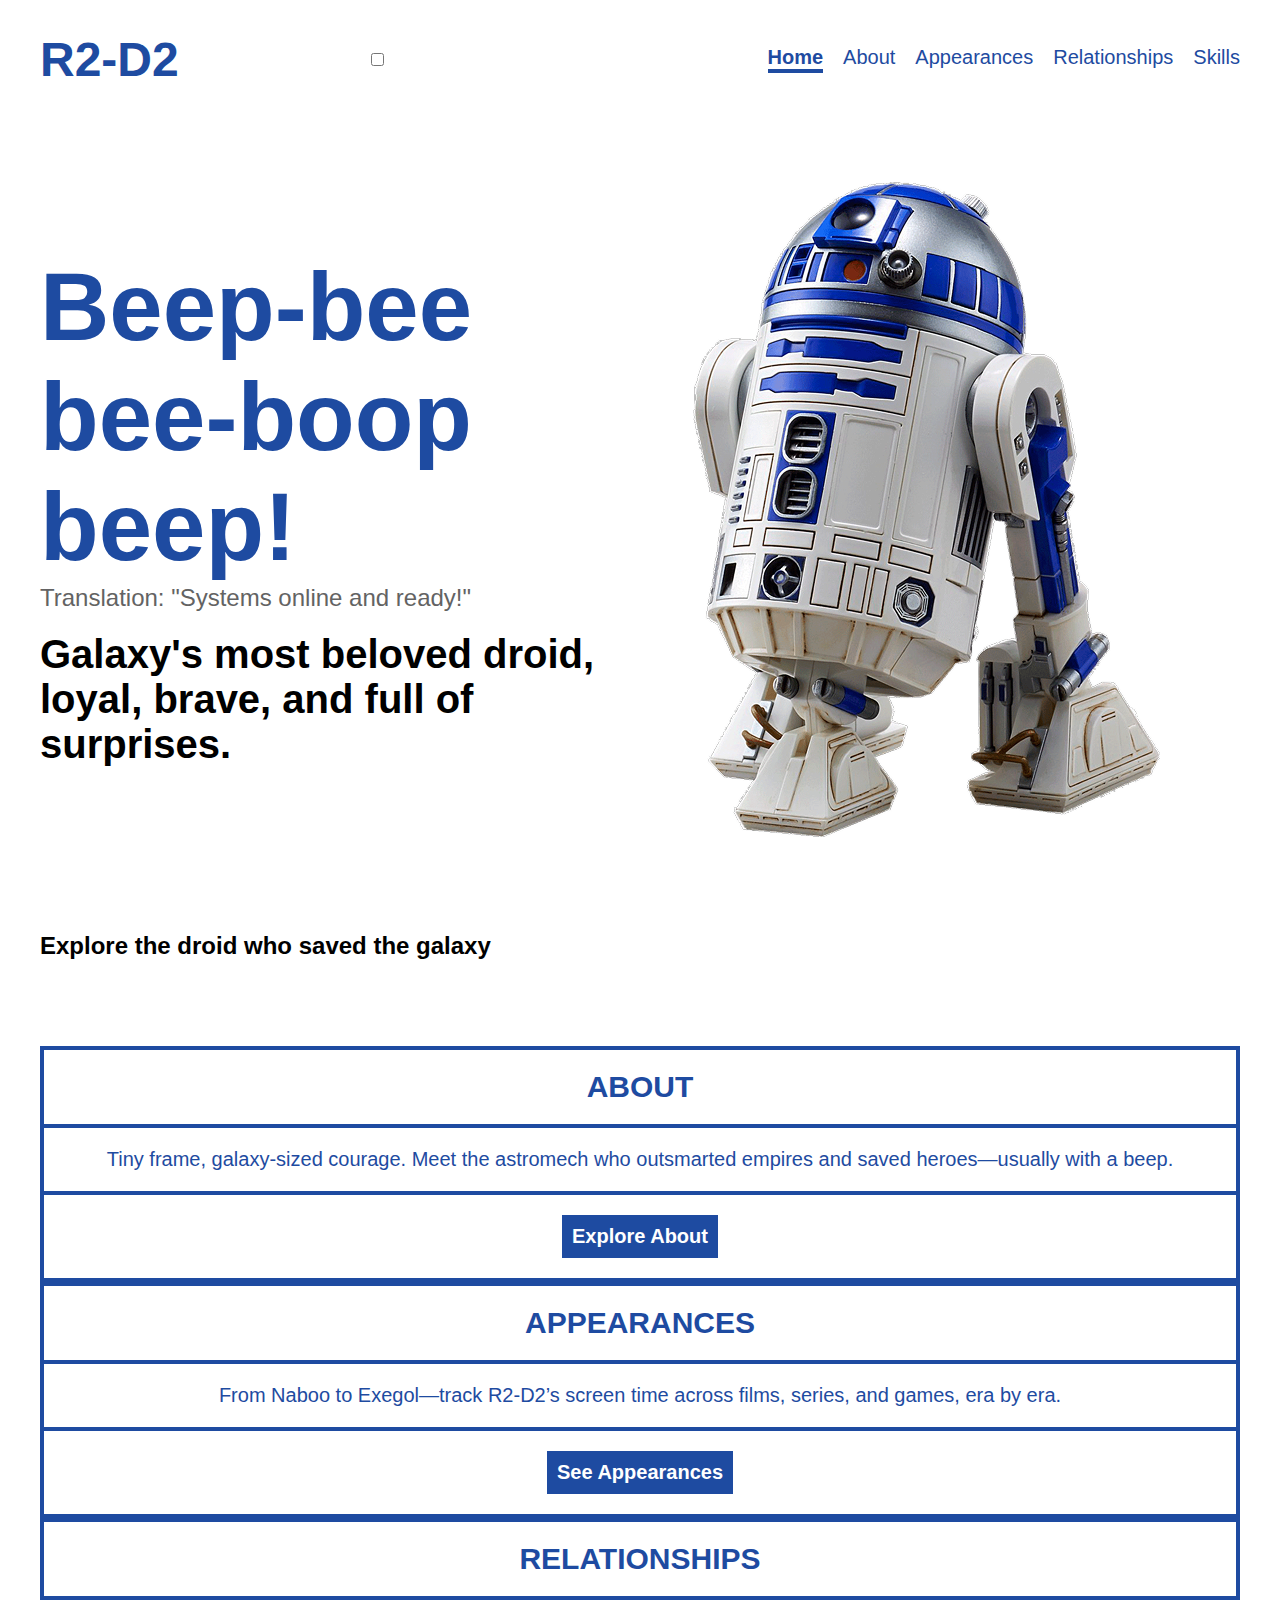
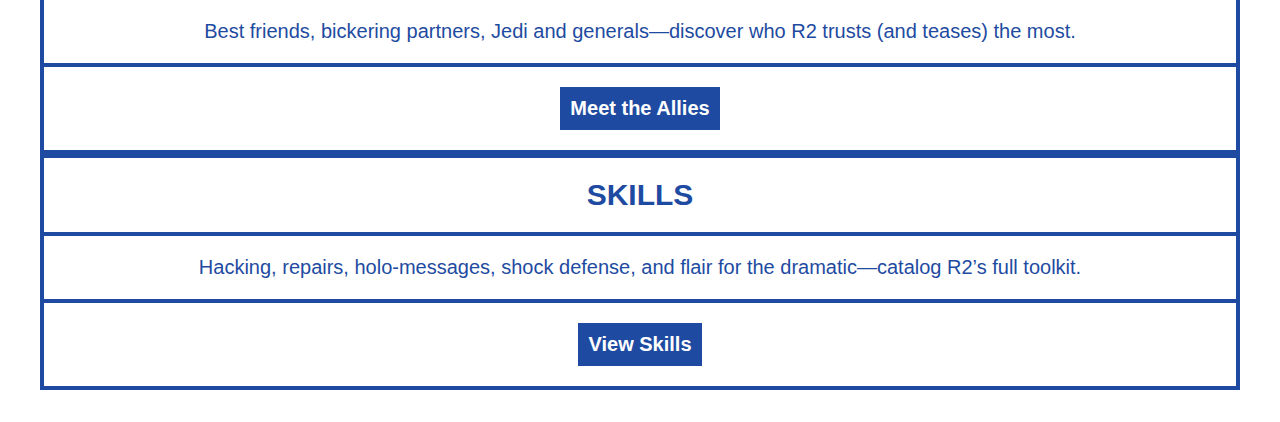
<file: index.html>
<!DOCTYPE html>
<html lang="en">
  <head>
    <meta charset="UTF-8" />
    <meta name="viewport" content="width=device-width, initial-scale=1.0" />
    <title>R2-D2</title>
    <link rel="stylesheet" href="main.css" />
    <link rel="stylesheet" href="index.css" />
  </head>
  <body>
    <main>
      <div class="above-the-fold">
        <nav class="nav">
        <h1 class="nav-title">R2-D2</h1>
        <input type="checkbox" id="nav-toggle" class="nav-toggle" />
      <label for="nav-toggle" class="nav-toggle-label">
        <span></span>
      </label>
        <ul class="nav-links">
          <li class="nav-link selected"><a href="index.html">Home</a></li>
          <li class="nav-link"><a href="./pages/about/about.html">About</a></li>
          <li class="nav-link"><a href="./pages/appearances/appearances.html">Appearances</a></li>
          <li class="nav-link">
            <a href="./pages/relationships/relationships.html">Relationships</a>
          </li>
          <li class="nav-link"><a href="./pages/skills/skills.html">Skills</a></li>
        </ul>
        </nav>
        <section class="hero">
        <div class="hero-text">
          <div class="hero-title-container">
            <h1 class="hero-title">Beep-bee<br />bee-boop<br />beep!</h1>
            <h3 class="hero-subtitle">
              Translation: "Systems online and ready!"
            </h3>
          </div>
          <h2 class="hero-description">
            Galaxy's most beloved droid, loyal, brave, and full of surprises.
          </h2>
        </div>
        <img class="hero-image" src="./assets/images/beep-boop.png" alt="R2-D2" />
        </section>
      </div>
      <section class="pages">
      <h2 class="section-title">
        Explore the droid who saved the galaxy
      </h2>
      <div class="pages-grid">

        <div class="page-card">
          <div class="page-title">
            <h2>ABOUT</h2>
          </div>
          <hr class="page-divider" />
          <div class="page-description">
            <p>
              Tiny frame, galaxy-sized courage. Meet the astromech who
              outsmarted empires and saved heroes—usually with a beep.
            </p>
          </div>
          
          <hr class="page-divider" />
          <div class="page-cta">
            <a class="page-cta-link" href="./pages/about/about.html">Explore About</a>
          </div>
        </div>
        <div class="page-card">
          <div class="page-title">
            <h2>APPEARANCES</h2>
          </div>
          <hr class="page-divider" />
          <div class="page-description">
            <p>
              From Naboo to Exegol—track R2-D2’s screen time across films,
              series, and games, era by era.
            </p>
          </div>
          <hr class="page-divider" />
          <div class="page-cta">
            <a class="page-cta-link" href="./pages/appearances/appearances.html">See Appearances</a>
          </div>
        </div>
        <div class="page-card">
          <div class="page-title">
            <h2>RELATIONSHIPS</h2>
          </div>
          <hr class="page-divider" />
          <div class="page-description">
            <p>
              Best friends, bickering partners, Jedi and generals—discover who
              R2 trusts (and teases) the most.
            </p>
          </div>
          <hr class="page-divider" />
          <div class="page-cta">
            <a class="page-cta-link" href="./pages/relationships/relationships.html" >Meet the Allies</a
            >
          </div>
        </div>
        <div class="page-card">
          <div class="page-title">
            <h2>SKILLS</h2>
          </div>
          <hr class="page-divider" />
          <div class="page-description">
            <p>
              Hacking, repairs, holo-messages, shock defense, and flair for the
              dramatic—catalog R2’s full toolkit.
            </p>
          </div>
          <hr class="page-divider" />
          <div class="page-cta">
            <a class="page-cta-link" href="./pages/skills/skills.html">View Skills</a>
          </div>
        </div>
      </div>
      </section>
    </main>
  </body>
</html>
</file>
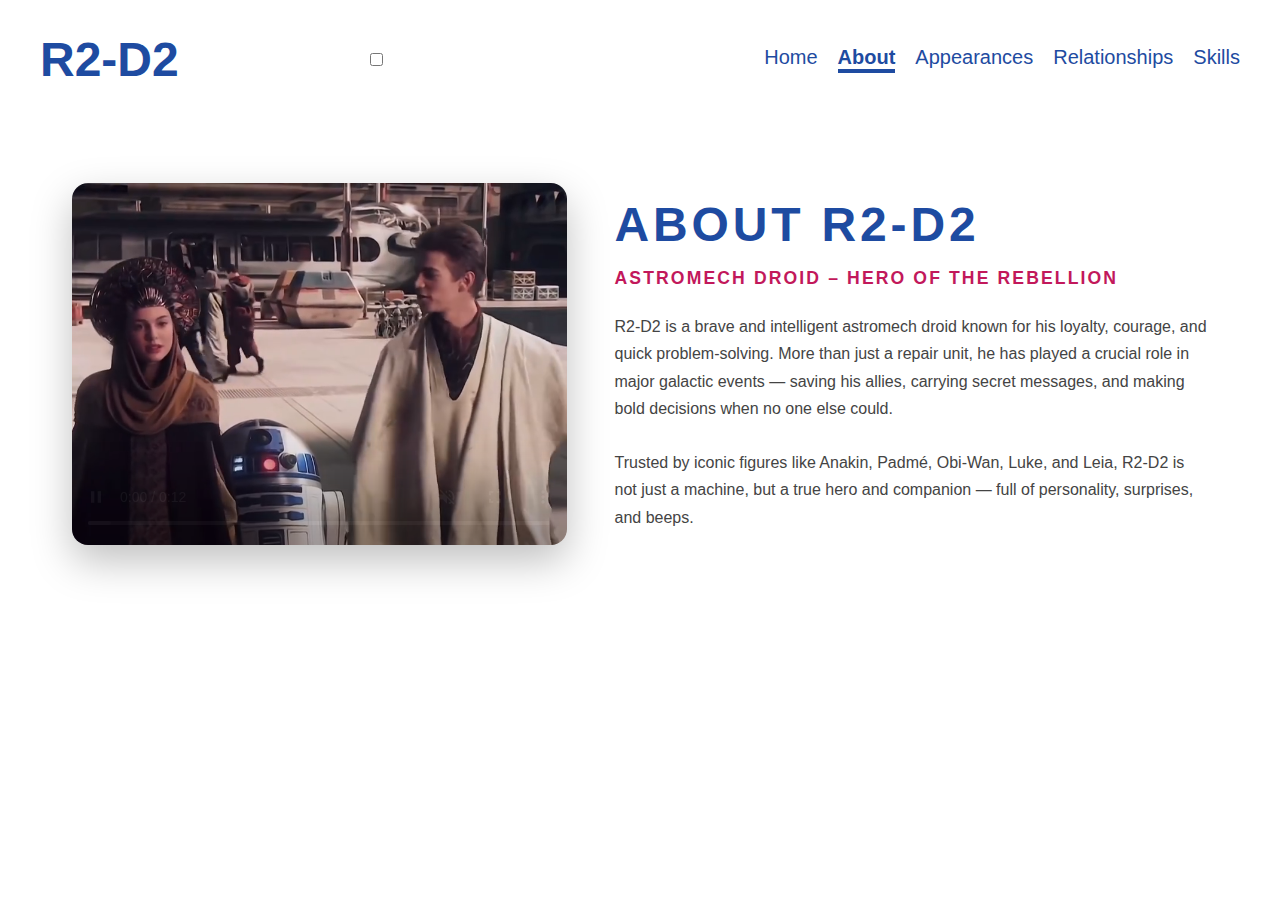
<file: pages/about/about.html>
<!DOCTYPE html>
<html lang="en">
  <head>
    <meta charset="UTF-8" />
    <meta name="viewport" content="width=device-width, initial-scale=1.0" />
    <title>R2-D2 About</title>
    <link rel="stylesheet" href="../../main.css" />
    <link rel="stylesheet" href="about.css" />
  </head>
  <body>
    <nav class="nav">
      <h1 class="nav-title">R2-D2</h1>
      <input type="checkbox" id="nav-toggle" class="nav-toggle" />
      <label for="nav-toggle" class="nav-toggle-label">
        <span></span>
      </label>
      <ul class="nav-links">
        <li class="nav-link"><a href="../../index.html">Home</a></li>
        <li class="nav-link selected">
          <a href="about.html">About</a>
        </li>
        <li class="nav-link">
          <a href="../appearances/appearances.html">Appearances</a>
        </li>
        <li class="nav-link">
          <a href="../relationships/relationships.html">Relationships</a>
        </li>
        <li class="nav-link"><a href="../skills/skills.html">Skills</a></li>
      </ul>
    </nav>

    <section class="about">
      <div class="about-media">
        <video
          class="about-video"
          src="../../assets/video/video-rd2d.mp4"
          type="video/mp4"
          autoplay
          muted
          loop
          controls
        >
          <source src="../../assets/video/video-r2d2.mp4" type="video/mp4" />
        </video>
      </div>

      <div class="about-content">
        <h1 class="about-title">About R2-D2</h1>
        <h2 class="about-subtitle">Astromech Droid – Hero of the Rebellion</h2>
        <p class="about-text">
          R2-D2 is a brave and intelligent astromech droid known for his loyalty, courage, and quick problem-solving.
           More than just a repair unit, he has played a crucial role in major galactic events
           — saving his allies, carrying secret messages, and making bold decisions when no one else could. <br /><br />
            Trusted by iconic figures like Anakin, Padmé, Obi-Wan, Luke, and Leia, R2-D2 is not just a machine, but a 
            true hero and companion — full of personality, surprises, and beeps.

        </p>
      </div>
    </section>
  </body>
</html>
</file>
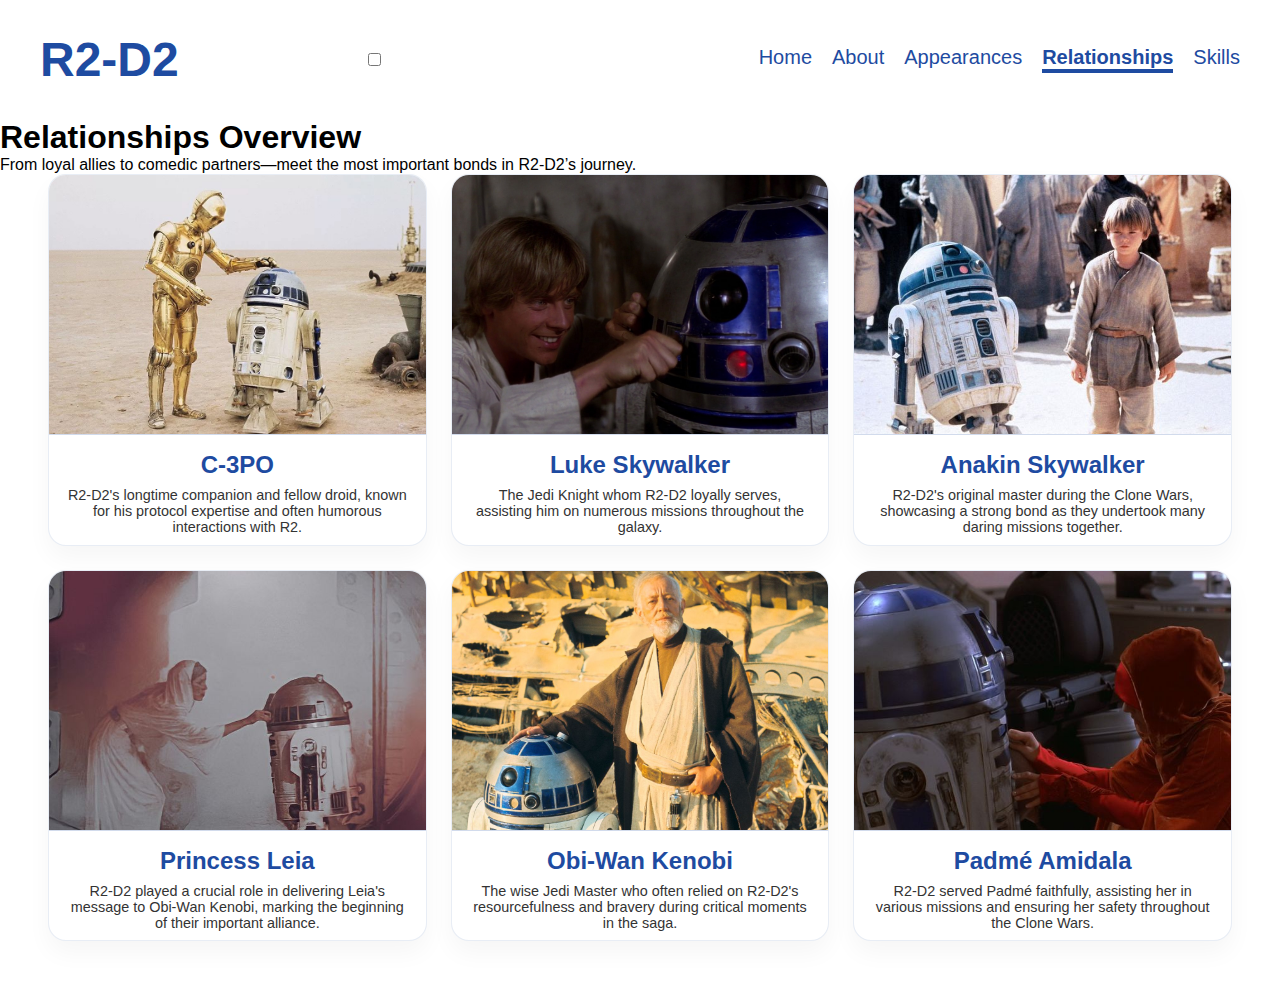
<file: pages/relationships/relationships.html>
<!DOCTYPE html>
<html lang="en">
  <head>
    <meta charset="UTF-8" />
    <meta name="viewport" content="width=device-width, initial-scale=1.0" />
    <title>R2-D2 Relationships</title>
    <link rel="stylesheet" href="../../main.css" />
    <link rel="stylesheet" href="relationships.css" />
  </head>
  <body>
    <nav class="nav">
      <h1 class="nav-title">R2-D2</h1>
      <input type="checkbox" id="nav-toggle" class="nav-toggle" />
      <label for="nav-toggle" class="nav-toggle-label">
        <span></span>
      </label>
      <ul class="nav-links">
        <li class="nav-link"><a href="../../index.html">Home</a></li>
        <li class="nav-link"><a href="../about/about.html">About</a></li>
        <li class="nav-link">
          <a href="../appearances/appearances.html">Appearances</a>
        </li>
        <li class="nav-link selected">
          <a href="relationships.html">Relationships</a>
        </li>
        <li class="nav-link"><a href="../skills/skills.html">Skills</a></li>
      </ul>
    </nav>
    <main>
      <section class="page-header">
        <header>
          <h1 class="page-header-title">Relationships Overview</h1>
          <div class="page-header-divider"></div>
          <p class="page-header-description">
            From loyal allies to comedic partners—meet the most important bonds in
            R2-D2’s journey.
          </p>
        </header>
      </section>

      <section class="relationships-grid">
      <article class="relationship-card">
        <img
          src="../../assets/images/c3po e rd2d2.jpg"
          alt="R2-D2 and C-3PO"
          class="relationship-image"
        />
        <h3 class="relationship-name">C-3PO</h3>
        <p class="relationship-description">
          R2-D2's longtime companion and fellow droid, known for his
          protocol expertise and often humorous interactions with R2.
        </p>
      </article>

      <article class="relationship-card">
        <img
          src="../../assets/images/luke e r2d2.jpg"
          alt="R2-D2 and Luke Skywalker"
          class="relationship-image"
        />
        <h3 class="relationship-name">Luke Skywalker</h3>
        <p class="relationship-description">
          The Jedi Knight whom R2-D2 loyally serves, assisting him on numerous
          missions throughout the galaxy.
        </p>
      </article>

      <article class="relationship-card">
        <img
          src="../../assets/images/anakin e r2d2.jpg"
          alt="R2-D2 and Anakin Skywalker"
          class="relationship-image"
        />
        <h3 class="relationship-name">Anakin Skywalker</h3>
        <p class="relationship-description">
          R2-D2's original master during the Clone Wars, showcasing a strong
          bond as they undertook many daring missions together.
        </p>
      </article>

      <article class="relationship-card">
        <img
          src="../../assets/images/leia e r2d2.jpg"
          alt="R2-D2 and Princess Leia"
          class="relationship-image"
        />
        <h3 class="relationship-name">Princess Leia</h3>
        <p class="relationship-description">
          R2-D2 played a crucial role in delivering Leia's message to Obi-Wan
          Kenobi, marking the beginning of their important alliance.
        </p>
      </article>

      <article class="relationship-card">
        <img
          src="../../assets/images/r2d2 e obiwan.png"
          alt="R2-D2 and Obi-Wan Kenobi"
          class="relationship-image"
        />
        <h3 class="relationship-name">Obi-Wan Kenobi</h3>
        <p class="relationship-description">
          The wise Jedi Master who often relied on R2-D2's resourcefulness and
          bravery during critical moments in the saga.
        </p>
      </article>

      <article class="relationship-card">
        <img
          src="../../assets/images/padme e r2d2.jpg"
          alt="R2-D2 and Padmé Amidala"
          class="relationship-image"
        />
        <h3 class="relationship-name">Padmé Amidala</h3>
        <p class="relationship-description">
          R2-D2 served Padmé faithfully, assisting her in various missions and
          ensuring her safety throughout the Clone Wars.
        </p>
      </article>
      </section>
    </main>
  </body>
</html>
</file>
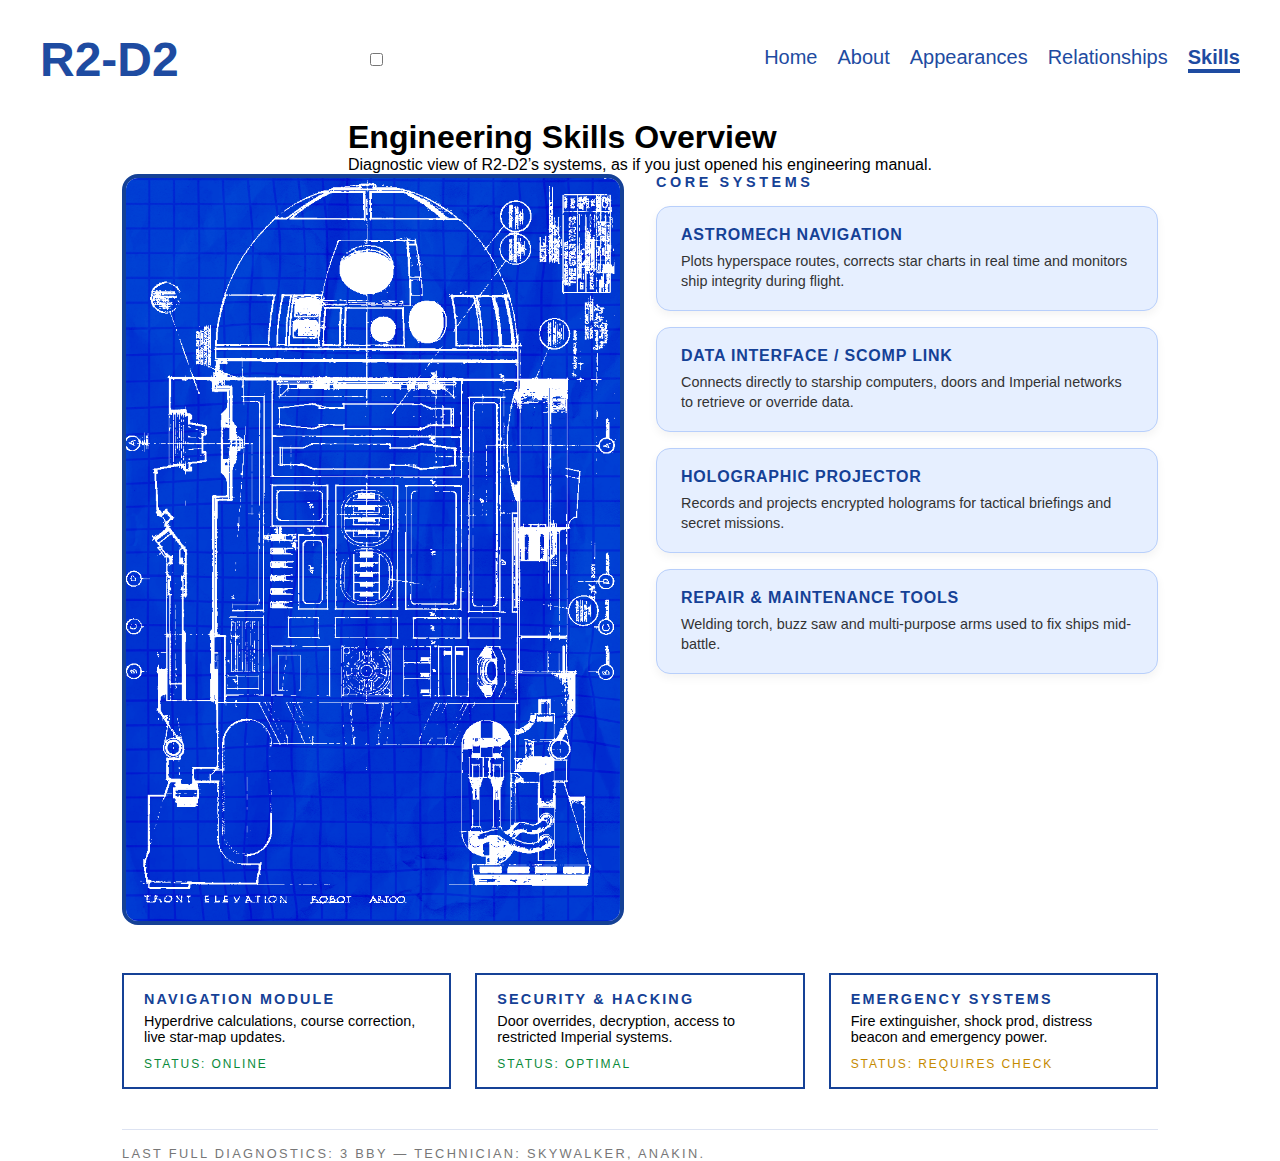
<file: pages/skills/skills.html>
<!DOCTYPE html>
<html lang="en">
  <head>
    <meta charset="UTF-8" />
    <meta name="viewport" content="width=device-width, initial-scale=1.0" />
    <title>R2-D2 Skills</title>
    <link rel="stylesheet" href="../../main.css" />
    <link rel="stylesheet" href="skills.css" />
  </head>
  <body>
    <nav class="nav">
      <h1 class="nav-title">R2-D2</h1>
      <input type="checkbox" id="nav-toggle" class="nav-toggle" />
      <label for="nav-toggle" class="nav-toggle-label">
        <span></span>
      </label>

      <ul class="nav-links">
        <li class="nav-link"><a href="../../index.html">Home</a></li>
        <li class="nav-link"><a href="../about/about.html">About</a></li>
        <li class="nav-link">
          <a href="../appearances/appearances.html">Appearances</a>
        </li>
        <li class="nav-link">
          <a href="../relationships/relationships.html">Relationships</a>
        </li>
        <li class="nav-link selected"><a href="skills.html">Skills</a></li>
      </ul>
    </nav>

    <section class="page-header">
      <header>
        <h1 class="page-header-title">Engineering Skills Overview</h1>
        <div class="page-header-divider"></div>
        <p class="page-header-description">
          Diagnostic view of R2-D2’s systems, as if you just opened his
          engineering manual.
        </p>
      </header>
    </section>

    <section class="skills">
      <div class="skills-layout">
        <div class="skills-blueprint">
          <img
            src="../../assets/images/r2d2 skills.png"
            alt="R2-D2 blueprint drawing"
          />
        </div>

        <div class="skills-list">
          <h2 class="skills-list-title">Core Systems</h2>

          <div class="skills-cards">
            <article class="skill-card">
              <h3>Astromech Navigation</h3>
              <p>
                Plots hyperspace routes, corrects star charts in real time and
                monitors ship integrity during flight.
              </p>
            </article>

            <article class="skill-card">
              <h3>Data Interface / Scomp Link</h3>
              <p>
                Connects directly to starship computers, doors and Imperial
                networks to retrieve or override data.
              </p>
            </article>

            <article class="skill-card">
              <h3>Holographic Projector</h3>
              <p>
                Records and projects encrypted holograms for tactical briefings
                and secret missions.
              </p>
            </article>

            <article class="skill-card">
              <h3>Repair &amp; Maintenance Tools</h3>
              <p>
                Welding torch, buzz saw and multi-purpose arms used to fix ships
                mid-battle.
              </p>
            </article>
          </div>
        </div>
      </div>
      
      <section class="skills-modules">
        <article class="module-card">
          <h3>Navigation Module</h3>
          <p>
            Hyperdrive calculations, course correction, live star-map updates.
          </p>
          <span class="status status-online">STATUS: ONLINE</span>
        </article>

        <article class="module-card">
          <h3>Security &amp; Hacking</h3>
          <p>
            Door overrides, decryption, access to restricted Imperial systems.
          </p>
          <span class="status status-online">STATUS: OPTIMAL</span>
        </article>

        <article class="module-card">
          <h3>Emergency Systems</h3>
          <p>
            Fire extinguisher, shock prod, distress beacon and emergency power.
          </p>
          <span class="status status-check">STATUS: REQUIRES CHECK</span>
        </article>
      </section>

      <section class="skills-log">
        <p>Last full diagnostics: 3 BBY — Technician: Skywalker, Anakin.</p>
      </section>
    </section>
  </body>
</html>
</file>
<file: main.css>
* {
  margin: 0;
  padding: 0;
  border: 0;
  box-sizing: border-box;
}

a {
  text-decoration: none;
  color: inherit;
}

body {
  font-family: Roboto, sans-serif;
  background-color: white;
  display: flex;
  flex-direction: column;
  align-items: center;
}

.nav {
  max-width: 1200px;
  width: 100%;
  display: flex;
  flex-direction: row;
  justify-content: space-between;
  align-items: center;
  padding: 32px 0;
}

.nav-link::after {
  content: "";
  display: block;
  height: 4px;
  background-color: #1e4ba1;
  width: 0;
  transition: width 0.3s ease-in-out;
}

.nav-link.selected::after,
.nav-link:hover::after {
  width: 100%;
}

.nav-title {
  color: #1e4ba1;
  font-size: 48px;
  font-weight: bold;
}

.nav-links {
  gap: 20px;
  display: flex;
  flex-direction: row;
  list-style: none;
}

.nav-link {
  color: #1e4ba1;
  font-size: 20px;
}

.nav-link.selected {
  font-weight: bold;
}

@media (max-width: 768px) {
  .nav {
    flex-direction: column;
    gap: 20px;
  }
}
</file>
<file: index.css>
.above-the-fold {
  height: 100vh;
  display: flex;
  flex-direction: column;
}

.hero {
  flex: 1;
  display: flex;
  justify-content: center;
  align-items: center;
  max-width: 1200px;
}

.hero-image {
  flex: 1;
  object-fit: contain;
}

.hero-text {
  display: flex;
  flex-direction: column;
  gap: 20px;
}

.hero-title-container {
  display: flex;
  flex-direction: column;
  gap: 2px;
}

.hero-title {
  font-size: 96px;
  font-weight: bold;
  color: #1e4ba1;
}

.hero-subtitle {
  font-size: 24px;
  font-weight: normal;
  color: #636363;
}

.hero-description {
  font-size: 40px;
  color: black;
  font-weight: bold;
}

.pages {
  display: flex;
  flex-direction: column;
  max-width: 1200px;
  gap: 86px;
  padding: 32px 0;
}

.pages-row {
  display: flex;
  flex-direction: row;
  gap: 86px;
}

.page-card {
  flex: 1;
  display: flex;
  flex-direction: column;
  border: 4px solid #1e4ba1;
}

.page-title {
  font-size: 20px;
  font-weight: bold;
  padding: 20px 0;
  color: #1e4ba1;
  display: flex;
  justify-content: center;
  align-items: center;
}

.page-description {
  flex: 1;
  padding: 20px;
  font-size: 20px;
  text-align: center;
  color: #1e4ba1;
}

.page-cta {
  padding: 20px 0;
  display: flex;
  justify-content: center;
  align-items: center;
}

.page-cta-link {
  font-size: 20px;
  font-weight: bold;
  color: white;
  background-color: #1e4ba1;
  padding: 10px;
  display: flex;
  justify-content: center;
  align-items: center;
}

.page-divider {
  height: 4px;
  width: 100%;
  background-color: #1e4ba1;
}

.hidden {
  opacity: 0;
}
</file>
<file: pages/about/about.css>
.about {
  max-width: 1200px;
  margin: 0 auto;
  padding: 4rem 2rem;
  display: grid;
  grid-template-columns: minmax(0, 1fr) minmax(0, 1.2fr);
  gap: 3rem;
  align-items: center;
}

.about-media {
  border-radius: 16px;
  overflow: hidden;
  box-shadow: 0 16px 40px rgba(0, 0, 0, 0.25);
}

.about-video {
  width: 100%;
  height: 100%;
  display: block;
  object-fit: cover;
}

.about-title {
  font-size: 3rem;
  letter-spacing: 0.08em;
  text-transform: uppercase;
  color: #1e4ba1;
  margin-bottom: 1rem;
}

.about-subtitle {
  font-size: 1.1rem;
  font-weight: 600;
  color: #c2185b;
  text-transform: uppercase;
  letter-spacing: 0.12em;
  margin-bottom: 1.5rem;
}

.about-text {
  font-size: 1rem;
  line-height: 1.7;
  color: #444;
}

/* Responsivo */
@media (max-width: 900px) {
  .about {
    grid-template-columns: 1fr;
    padding: 3rem 1.5rem;
  }

  .about-title {
    font-size: 2.2rem;
    text-align: left;
  }
}
</file>
<file: pages/relationships/relationships.css>
.relationships {
  padding: 3rem 0;
  width: 100%;
}

.relationships-title {
  padding: 0 3rem;
  margin-bottom: 2rem;
  font-size: 2rem;
  font-weight: bold;
  color: #1e4ba1;
}

.relationships-grid {
  padding: 0 3rem;
  display: grid;
  grid-template-columns: repeat(3, minmax(0, 1fr));
  gap: 1.5rem;
  margin-bottom: 3rem;
}

@media (max-width: 900px) {
  .relationships-grid {
    grid-template-columns: repeat(2, minmax(0, 1fr));
  }
}

@media (max-width: 600px) {
  .relationships-grid {
    grid-template-columns: 1fr;
  }
}

.relationship-card {
  background: #ffffff;
  border: solid 1px rgba(30, 75, 161, 0.1);
  border-radius: 18px;
  overflow: hidden;
  box-shadow: 0 12px 24px rgba(0, 0, 0, 0.04);
  transition: transform 0.25s ease, box-shadow 0.25s ease,
    border-color 0.25s ease;
  display: flex;
  flex-direction: column;
  align-items: center;
  text-align: center;
}

.relationship-card:hover {
  transform: translateY(-8px) scale(1.03);
  box-shadow: 0 18px 34px rgba(0, 0, 0, 0.16);
  border-color: rgba(10, 68, 175, 0.931);
}

.relationship-image {
  width: 100%;
  height: 260px;
  object-fit: cover;
  border-bottom: 1px solid rgba(30, 75, 161, 0.2);
  margin-bottom: 1rem;
}

.relationship-name {
  font-size: 1.5rem;
  font-weight: bold;
  color: #1e4ba1;
  margin-bottom: 0.5rem;
}

.relationship-description {
  font-size: 0.9rem;
  color: #333;
  margin-bottom: 0.6rem;
  max-width: 90%;
}
</file>
<file: pages/skills/skills.css>
.skills {
  max-width: 1100px;
  margin: 0 auto;
  padding: 0 2rem;
}

.skills-layout {
  display: grid;
  grid-template-columns: 1fr 1fr;
  gap: 2rem;
  align-items: start;
}

.skills-blueprint img {
  border-radius: 1rem;
  width: 100%;
  display: block;
  border: 4px solid #154196;
  box-shadow: 0 0 0 1px #ffffff inset;
}

.skills-list-title {
  font-size: 0.9rem;
  text-transform: uppercase;
  letter-spacing: 0.25em;
  color: #154196;
  margin-bottom: 1rem;
}

.skills-cards {
  display: flex;
  flex-direction: column;
}

.skill-card {
  background: #e6efff;
  border: 1px solid #b8cffb;
  border-radius: 14px;
  padding: 1.2rem 1.5rem;
  margin-bottom: 1rem;
  box-shadow: 0 4px 10px rgba(0, 0, 0, 0.05);
  transition: transform 0.2s ease, box-shadow 0.2s ease;
}

.skill-card:hover {
  transform: translateY(-4px);
  box-shadow: 0 6px 16px rgba(0, 0, 0, 0.08);
}

.skill-card h3 {
  color: #154196;
  font-size: 1rem;
  text-transform: uppercase;
  letter-spacing: 0.05em;
  margin-bottom: 0.4rem;
}

.skill-card p {
  font-size: 0.9rem;
  color: #333;
  line-height: 1.4;
}

.skills-modules {
  display: grid;
  grid-template-columns: repeat(auto-fit, minmax(220px, 1fr));
  gap: 1.5rem;
  margin-top: 3rem;
}

.module-card {
  border: 2px solid #154196;
  padding: 1rem 1.25rem;
  background: #fff;
  font-size: 0.9rem;
}

.module-card h3 {
  font-size: 0.9rem;
  text-transform: uppercase;
  letter-spacing: 0.15em;
  margin-bottom: 0.4rem;
  color: #154196;
}

.status {
  display: inline-block;
  margin-top: 0.75rem;
  font-size: 0.75rem;
  letter-spacing: 0.16em;
}

.status-online {
  color: #0a8a3a;
}

.status-check {
  color: #c58a00;
}

.skills-log {
  margin-top: 2.5rem;
  border-top: 1px solid #dde3f2;
  padding-top: 1rem;
  font-size: 0.8rem;
  text-transform: uppercase;
  letter-spacing: 0.18em;
  color: #777;
}

@media (max-width: 900px) {
  .skills {
    padding: 2rem 1.25rem 3rem;
  }

  .skills-layout {
    grid-template-columns: 1fr;
    row-gap: 2rem;
  }

  .skills-blueprint img {
    max-width: 420px;
    margin: 0 auto;
  }
}
</file>
